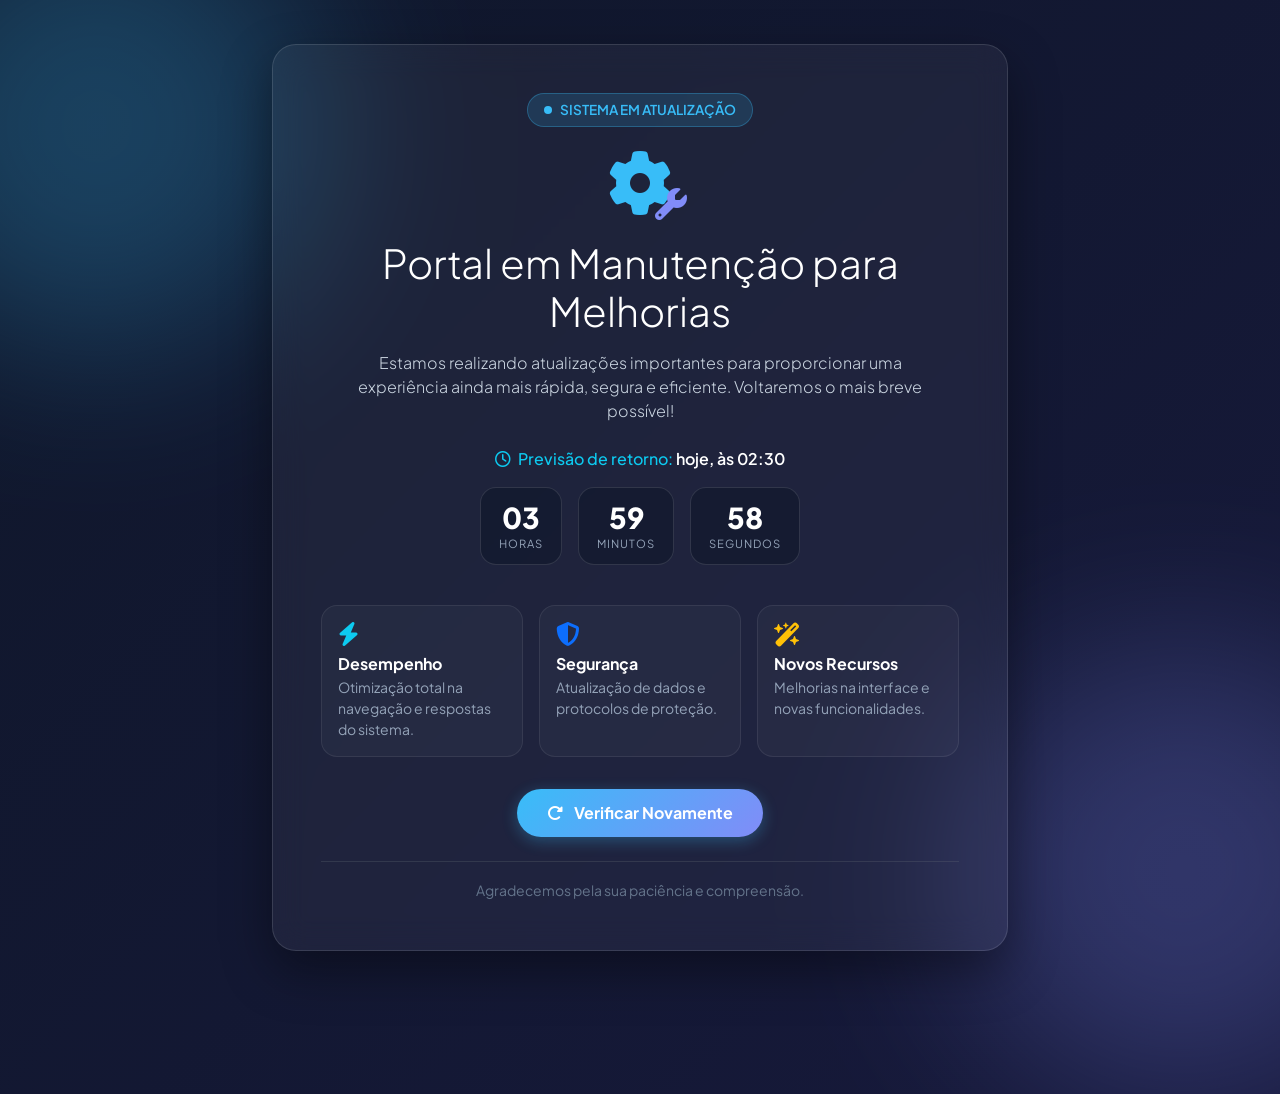
<file: index (MANUTENCAO).html>
<!DOCTYPE html>
<html lang="pt-BR">
<head>
    <meta charset="UTF-8">
    <meta name="viewport" content="width=device-width, initial-scale=1.0">
    <title>Portal em Manutenção | Voltaremos em breve</title>
    <!-- Bootstrap 5 CSS -->
    <link href="https://cdn.jsdelivr.net/npm/bootstrap@5.3.2/dist/css/bootstrap.min.css" rel="stylesheet">
    <!-- FontAwesome Icons -->
    <link rel="stylesheet" href="https://cdnjs.cloudflare.com/ajax/libs/font-awesome/6.4.2/css/all.min.css">
    <!-- Google Fonts -->
    <link href="https://fonts.googleapis.com/css2?family=Plus+Jakarta+Sans:wght@300;400;600;700;800&display=swap" rel="stylesheet">
    
    <style>
        :root {
            --bg-gradient: linear-gradient(135deg, #0f172a 0%, #1e1b4b 50%, #0f172a 100%);
            --accent-cyan: #38bdf8;
            --accent-purple: #818cf8;
            --glass-bg: rgba(255, 255, 255, 0.05);
            --glass-border: rgba(255, 255, 255, 0.12);
        }

        body {
            font-family: 'Plus Jakarta Sans', sans-serif;
            background: var(--bg-gradient);
            background-size: 400% 400%;
            animation: gradientBG 15s ease infinite;
            color: #f8fafc;
            min-height: 100vh;
            display: flex;
            align-items: center;
            justify-content: center;
            overflow-x: hidden;
            position: relative;
            margin: 0;
            padding: 20px 0;
        }

        @keyframes gradientBG {
            0% { background-position: 0% 50%; }
            50% { background-position: 100% 50%; }
            100% { background-position: 0% 50%; }
        }

        /* Animated Background Elements */
        .bg-glow {
            position: absolute;
            border-radius: 50%;
            filter: blur(90px);
            opacity: 0.25;
            z-index: 0;
            pointer-events: none;
        }
        .glow-1 {
            top: -10%;
            left: -10%;
            width: 450px;
            height: 450px;
            background: #38bdf8;
        }
        .glow-2 {
            bottom: -10%;
            right: -10%;
            width: 450px;
            height: 450px;
            background: #818cf8;
        }

        .main-card {
            background: var(--glass-bg);
            backdrop-filter: blur(16px);
            -webkit-backdrop-filter: blur(16px);
            border: 1px solid var(--glass-border);
            border-radius: 24px;
            box-shadow: 0 20px 50px rgba(0, 0, 0, 0.4);
            z-index: 1;
            overflow: hidden;
        }

        .badge-live {
            background: rgba(56, 189, 248, 0.15);
            border: 1px solid rgba(56, 189, 248, 0.3);
            color: var(--accent-cyan);
            font-size: 0.85rem;
            font-weight: 600;
            padding: 6px 16px;
            border-radius: 50px;
            display: inline-flex;
            align-items: center;
            gap: 8px;
        }

        .pulse-dot {
            width: 8px;
            height: 8px;
            background-color: var(--accent-cyan);
            border-radius: 50%;
            box-shadow: 0 0 0 0 rgba(56, 189, 248, 0.7);
            animation: pulse 1.8s infinite;
        }

        @keyframes pulse {
            0% { transform: scale(0.95); box-shadow: 0 0 0 0 rgba(56, 189, 248, 0.7); }
            70% { transform: scale(1); box-shadow: 0 0 0 10px rgba(56, 189, 248, 0); }
            100% { transform: scale(0.95); box-shadow: 0 0 0 0 rgba(56, 189, 248, 0); }
        }

        .gear-container {
            position: relative;
            display: inline-block;
            margin-bottom: 1.5rem;
        }

        .gear-main {
            font-size: 4rem;
            color: var(--accent-cyan);
            animation: spin 10s linear infinite;
        }

        .gear-sub {
            font-size: 2rem;
            color: var(--accent-purple);
            position: absolute;
            bottom: -5px;
            right: -15px;
            animation: spin-reverse 8s linear infinite;
        }

        @keyframes spin { 100% { transform: rotate(360deg); } }
        @keyframes spin-reverse { 100% { transform: rotate(-360deg); } }

        .timer-box {
            background: rgba(15, 23, 42, 0.6);
            border: 1px solid var(--glass-border);
            border-radius: 16px;
            padding: 12px 18px;
            min-width: 80px;
        }

        .timer-num {
            font-size: 1.8rem;
            font-weight: 800;
            color: #ffffff;
            line-height: 1.2;
        }

        .timer-label {
            font-size: 0.7rem;
            text-transform: uppercase;
            letter-spacing: 1px;
            color: #94a3b8;
        }

        .feature-card {
            background: rgba(255, 255, 255, 0.03);
            border: 1px solid rgba(255, 255, 255, 0.08);
            border-radius: 16px;
            padding: 16px;
            transition: all 0.3s ease;
        }

        .feature-card:hover {
            background: rgba(255, 255, 255, 0.06);
            transform: translateY(-3px);
        }

        .btn-check-status {
            background: linear-gradient(135deg, var(--accent-cyan), var(--accent-purple));
            border: none;
            color: #fff;
            font-weight: 700;
            padding: 12px 30px;
            border-radius: 50px;
            transition: all 0.3s ease;
            box-shadow: 0 4px 15px rgba(56, 189, 248, 0.3);
        }

        .btn-check-status:hover {
            transform: translateY(-2px);
            box-shadow: 0 6px 20px rgba(56, 189, 248, 0.5);
            color: #fff;
        }
    </style>
</head>
<body>

    <div class="bg-glow glow-1"></div>
    <div class="bg-glow glow-2"></div>

    <div class="container position-relative my-4" style="z-index: 2;">
        <div class="row justify-content-center">
            <div class="col-lg-8 col-md-10">
                <div class="main-card p-4 p-md-5 text-center">
                    
                    <!-- Badge de Status -->
                    <div class="mb-4">
                        <span class="badge-live">
                            <span class="pulse-dot"></span>
                            SISTEMA EM ATUALIZAÇÃO
                        </span>
                    </div>

                    <!-- Ícone Animado -->
                    <div class="gear-container">
                        <i class="fa-solid fa-gear gear-main"></i>
                        <i class="fa-solid fa-wrench gear-sub"></i>
                    </div>

                    <!-- Título Principal -->
                    <h1 class="fw-extrabold display-6 mb-3 text-white">
                        Portal em Manutenção para Melhorias
                    </h1>
                    
                    <p class="text-slate-300 lead fs-6 mb-4 mx-auto" style="max-width: 600px; color: #cbd5e1;">
                        Estamos realizando atualizações importantes para proporcionar uma experiência ainda mais rápida, segura e eficiente. Voltaremos o mais breve possível!
                    </p>

                    <!-- Cronômetro de 4 Horas -->
                    <div class="mb-4">
                        <p class="mb-3 text-slate-300 fs-6 fw-medium text-info">
                            <i class="fa-regular fa-clock me-1"></i> Previsão de retorno: <span id="previsao-texto" class="text-white fw-semibold">Carregando...</span>
                        </p>
                        
                        <div class="d-flex justify-content-center gap-2 gap-sm-3">
                            <div class="timer-box">
                                <div id="hours" class="timer-num">04</div>
                                <div class="timer-label">Horas</div>
                            </div>
                            <div class="timer-box">
                                <div id="minutes" class="timer-num">00</div>
                                <div class="timer-label">Minutos</div>
                            </div>
                            <div class="timer-box">
                                <div id="seconds" class="timer-num">00</div>
                                <div class="timer-label">Segundos</div>
                            </div>
                        </div>
                    </div>

                    <!-- Cards de Destaque / Melhorias -->
                    <div class="row g-3 text-start my-4">
                        <div class="col-md-4">
                            <div class="feature-card h-100">
                                <i class="fa-solid fa-bolt text-info fs-4 mb-2"></i>
                                <h6 class="text-white mb-1 fw-bold">Desempenho</h6>
                                <p class="small text-muted mb-0" style="color: #94a3b8 !important;">Otimização total na navegação e respostas do sistema.</p>
                            </div>
                        </div>
                        <div class="col-md-4">
                            <div class="feature-card h-100">
                                <i class="fa-solid fa-shield-halved text-primary fs-4 mb-2"></i>
                                <h6 class="text-white mb-1 fw-bold">Segurança</h6>
                                <p class="small text-muted mb-0" style="color: #94a3b8 !important;">Atualização de dados e protocolos de proteção.</p>
                            </div>
                        </div>
                        <div class="col-md-4">
                            <div class="feature-card h-100">
                                <i class="fa-solid fa-wand-magic-sparkles text-warning fs-4 mb-2"></i>
                                <h6 class="text-white mb-1 fw-bold">Novos Recursos</h6>
                                <p class="small text-muted mb-0" style="color: #94a3b8 !important;">Melhorias na interface e novas funcionalidades.</p>
                            </div>
                        </div>
                    </div>

                    <!-- Botão para tentar recarregar -->
                    <div class="pt-2">
                        <button onclick="verificarStatus()" class="btn btn-check-status">
                            <i class="fa-solid fa-rotate-right me-2" id="reload-icon"></i>
                            Verificar Novamente
                        </button>
                    </div>

                    <!-- Rodapé do Card -->
                    <div class="mt-4 pt-3 border-top border-secondary border-opacity-25">
                        <small class="text-muted" style="color: #64748b !important;">
                            Agradecemos pela sua paciência e compreensão.
                        </small>
                    </div>

                </div>
            </div>
        </div>
    </div>

    <!-- Script da Contagem de 4 Horas -->
    <script>
        // Define o tempo total da manutenção (4 horas em milissegundos)
        const QUATRO_HORAS = 4 * 60 * 60 * 1000;

        // Recupera o horário final do localStorage para manter a contagem consistente ao recarregar
        let targetTime = localStorage.getItem('manutencao_target_time');

        if (!targetTime || new Date().getTime() > parseInt(targetTime)) {
            targetTime = new Date().getTime() + QUATRO_HORAS;
            localStorage.setItem('manutencao_target_time', targetTime);
        } else {
            targetTime = parseInt(targetTime);
        }

        // Exibe a hora prevista de retorno no texto
        const dataRetorno = new Date(targetTime);
        const horaFormatada = dataRetorno.toLocaleTimeString('pt-BR', { hour: '2-digit', minute: '2-digit' });
        document.getElementById('previsao-texto').innerText = `hoje, às ${horaFormatada}`;

        function updateCountdown() {
            const now = new Date().getTime();
            const difference = targetTime - now;

            if (difference <= 0) {
                document.getElementById("hours").innerText = "00";
                document.getElementById("minutes").innerText = "00";
                document.getElementById("seconds").innerText = "00";
                document.getElementById("previsao-texto").innerText = "A qualquer momento!";
                return;
            }

            const hours = Math.floor((difference % (1000 * 60 * 60 * 24)) / (1000 * 60 * 60));
            const minutes = Math.floor((difference % (1000 * 60 * 60)) / (1000 * 60));
            const seconds = Math.floor((difference % (1000 * 60)) / 1000);

            document.getElementById("hours").innerText = String(hours).padStart(2, '0');
            document.getElementById("minutes").innerText = String(minutes).padStart(2, '0');
            document.getElementById("seconds").innerText = String(seconds).padStart(2, '0');
        }

        updateCountdown();
        setInterval(updateCountdown, 1000);

        function verificarStatus() {
            const icon = document.getElementById('reload-icon');
            icon.classList.add('fa-spin');
            setTimeout(() => {
                location.reload();
            }, 800);
        }
    </script>
</body>
</html>
</file>
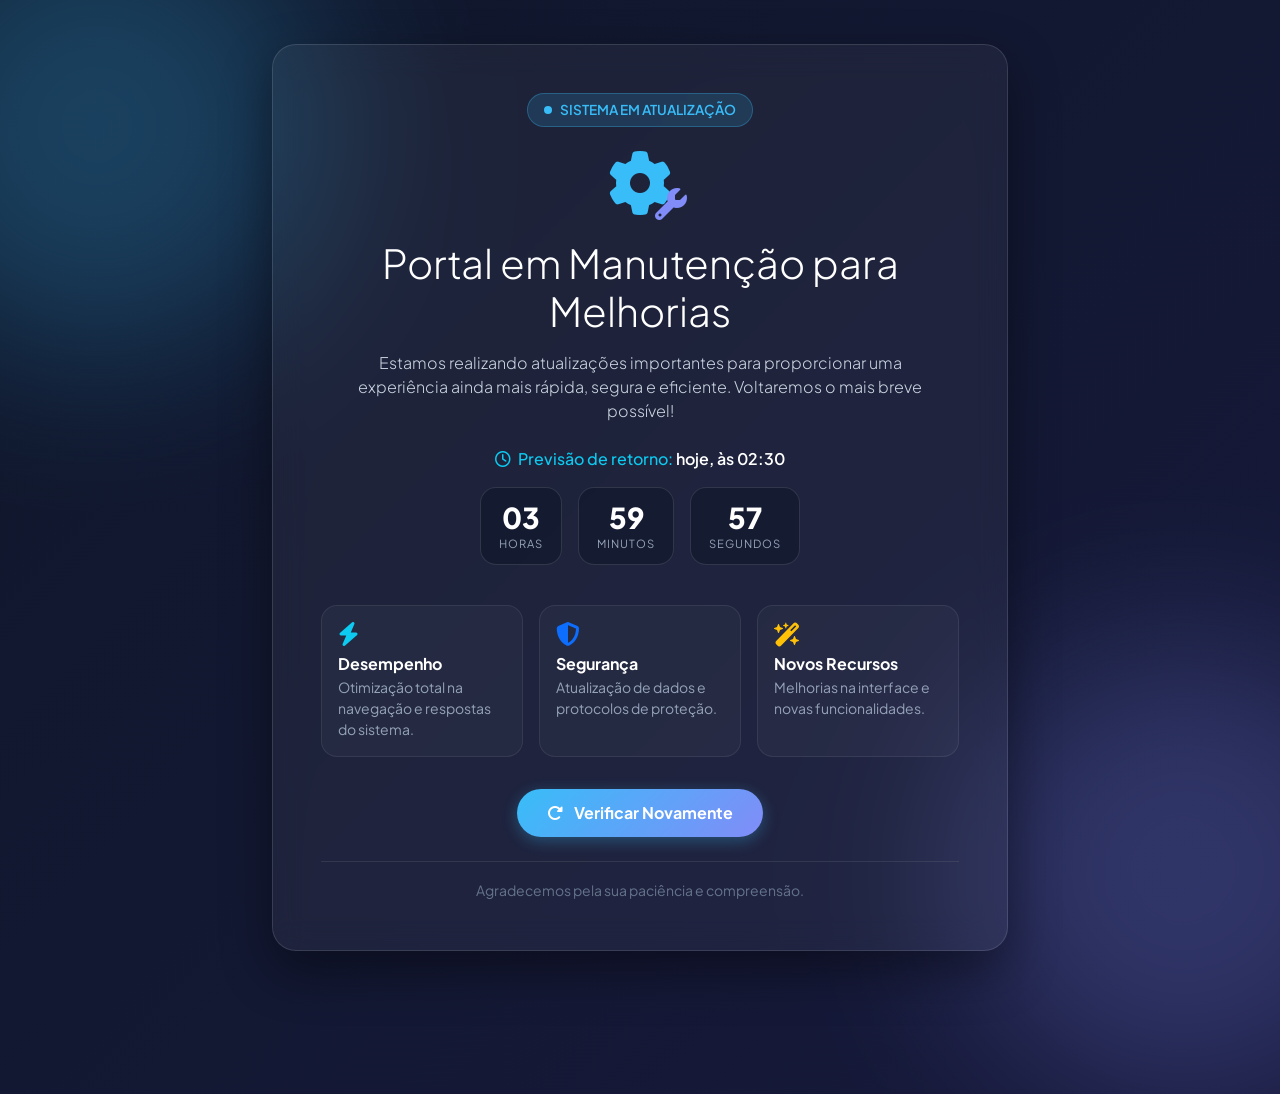
<file: index - AVISO DE MANUTENÇÃO.html>
<!DOCTYPE html>
<html lang="pt-BR">
<head>
    <meta charset="UTF-8">
    <meta name="viewport" content="width=device-width, initial-scale=1.0">
    <title>Portal em Manutenção | Voltaremos em breve</title>
    <!-- Bootstrap 5 CSS -->
    <link href="https://cdn.jsdelivr.net/npm/bootstrap@5.3.2/dist/css/bootstrap.min.css" rel="stylesheet">
    <!-- FontAwesome Icons -->
    <link rel="stylesheet" href="https://cdnjs.cloudflare.com/ajax/libs/font-awesome/6.4.2/css/all.min.css">
    <!-- Google Fonts -->
    <link href="https://fonts.googleapis.com/css2?family=Plus+Jakarta+Sans:wght@300;400;600;700;800&display=swap" rel="stylesheet">
    
    <style>
        :root {
            --bg-gradient: linear-gradient(135deg, #0f172a 0%, #1e1b4b 50%, #0f172a 100%);
            --accent-cyan: #38bdf8;
            --accent-purple: #818cf8;
            --glass-bg: rgba(255, 255, 255, 0.05);
            --glass-border: rgba(255, 255, 255, 0.12);
        }

        body {
            font-family: 'Plus Jakarta Sans', sans-serif;
            background: var(--bg-gradient);
            background-size: 400% 400%;
            animation: gradientBG 15s ease infinite;
            color: #f8fafc;
            min-height: 100vh;
            display: flex;
            align-items: center;
            justify-content: center;
            overflow-x: hidden;
            position: relative;
            margin: 0;
            padding: 20px 0;
        }

        @keyframes gradientBG {
            0% { background-position: 0% 50%; }
            50% { background-position: 100% 50%; }
            100% { background-position: 0% 50%; }
        }

        /* Animated Background Elements */
        .bg-glow {
            position: absolute;
            border-radius: 50%;
            filter: blur(90px);
            opacity: 0.25;
            z-index: 0;
            pointer-events: none;
        }
        .glow-1 {
            top: -10%;
            left: -10%;
            width: 450px;
            height: 450px;
            background: #38bdf8;
        }
        .glow-2 {
            bottom: -10%;
            right: -10%;
            width: 450px;
            height: 450px;
            background: #818cf8;
        }

        .main-card {
            background: var(--glass-bg);
            backdrop-filter: blur(16px);
            -webkit-backdrop-filter: blur(16px);
            border: 1px solid var(--glass-border);
            border-radius: 24px;
            box-shadow: 0 20px 50px rgba(0, 0, 0, 0.4);
            z-index: 1;
            overflow: hidden;
        }

        .badge-live {
            background: rgba(56, 189, 248, 0.15);
            border: 1px solid rgba(56, 189, 248, 0.3);
            color: var(--accent-cyan);
            font-size: 0.85rem;
            font-weight: 600;
            padding: 6px 16px;
            border-radius: 50px;
            display: inline-flex;
            align-items: center;
            gap: 8px;
        }

        .pulse-dot {
            width: 8px;
            height: 8px;
            background-color: var(--accent-cyan);
            border-radius: 50%;
            box-shadow: 0 0 0 0 rgba(56, 189, 248, 0.7);
            animation: pulse 1.8s infinite;
        }

        @keyframes pulse {
            0% { transform: scale(0.95); box-shadow: 0 0 0 0 rgba(56, 189, 248, 0.7); }
            70% { transform: scale(1); box-shadow: 0 0 0 10px rgba(56, 189, 248, 0); }
            100% { transform: scale(0.95); box-shadow: 0 0 0 0 rgba(56, 189, 248, 0); }
        }

        .gear-container {
            position: relative;
            display: inline-block;
            margin-bottom: 1.5rem;
        }

        .gear-main {
            font-size: 4rem;
            color: var(--accent-cyan);
            animation: spin 10s linear infinite;
        }

        .gear-sub {
            font-size: 2rem;
            color: var(--accent-purple);
            position: absolute;
            bottom: -5px;
            right: -15px;
            animation: spin-reverse 8s linear infinite;
        }

        @keyframes spin { 100% { transform: rotate(360deg); } }
        @keyframes spin-reverse { 100% { transform: rotate(-360deg); } }

        .timer-box {
            background: rgba(15, 23, 42, 0.6);
            border: 1px solid var(--glass-border);
            border-radius: 16px;
            padding: 12px 18px;
            min-width: 80px;
        }

        .timer-num {
            font-size: 1.8rem;
            font-weight: 800;
            color: #ffffff;
            line-height: 1.2;
        }

        .timer-label {
            font-size: 0.7rem;
            text-transform: uppercase;
            letter-spacing: 1px;
            color: #94a3b8;
        }

        .feature-card {
            background: rgba(255, 255, 255, 0.03);
            border: 1px solid rgba(255, 255, 255, 0.08);
            border-radius: 16px;
            padding: 16px;
            transition: all 0.3s ease;
        }

        .feature-card:hover {
            background: rgba(255, 255, 255, 0.06);
            transform: translateY(-3px);
        }

        .btn-check-status {
            background: linear-gradient(135deg, var(--accent-cyan), var(--accent-purple));
            border: none;
            color: #fff;
            font-weight: 700;
            padding: 12px 30px;
            border-radius: 50px;
            transition: all 0.3s ease;
            box-shadow: 0 4px 15px rgba(56, 189, 248, 0.3);
        }

        .btn-check-status:hover {
            transform: translateY(-2px);
            box-shadow: 0 6px 20px rgba(56, 189, 248, 0.5);
            color: #fff;
        }
    </style>
</head>
<body>

    <div class="bg-glow glow-1"></div>
    <div class="bg-glow glow-2"></div>

    <div class="container position-relative my-4" style="z-index: 2;">
        <div class="row justify-content-center">
            <div class="col-lg-8 col-md-10">
                <div class="main-card p-4 p-md-5 text-center">
                    
                    <!-- Badge de Status -->
                    <div class="mb-4">
                        <span class="badge-live">
                            <span class="pulse-dot"></span>
                            SISTEMA EM ATUALIZAÇÃO
                        </span>
                    </div>

                    <!-- Ícone Animado -->
                    <div class="gear-container">
                        <i class="fa-solid fa-gear gear-main"></i>
                        <i class="fa-solid fa-wrench gear-sub"></i>
                    </div>

                    <!-- Título Principal -->
                    <h1 class="fw-extrabold display-6 mb-3 text-white">
                        Portal em Manutenção para Melhorias
                    </h1>
                    
                    <p class="text-slate-300 lead fs-6 mb-4 mx-auto" style="max-width: 600px; color: #cbd5e1;">
                        Estamos realizando atualizações importantes para proporcionar uma experiência ainda mais rápida, segura e eficiente. Voltaremos o mais breve possível!
                    </p>

                    <!-- Cronômetro de 4 Horas -->
                    <div class="mb-4">
                        <p class="mb-3 text-slate-300 fs-6 fw-medium text-info">
                            <i class="fa-regular fa-clock me-1"></i> Previsão de retorno: <span id="previsao-texto" class="text-white fw-semibold">Carregando...</span>
                        </p>
                        
                        <div class="d-flex justify-content-center gap-2 gap-sm-3">
                            <div class="timer-box">
                                <div id="hours" class="timer-num">04</div>
                                <div class="timer-label">Horas</div>
                            </div>
                            <div class="timer-box">
                                <div id="minutes" class="timer-num">00</div>
                                <div class="timer-label">Minutos</div>
                            </div>
                            <div class="timer-box">
                                <div id="seconds" class="timer-num">00</div>
                                <div class="timer-label">Segundos</div>
                            </div>
                        </div>
                    </div>

                    <!-- Cards de Destaque / Melhorias -->
                    <div class="row g-3 text-start my-4">
                        <div class="col-md-4">
                            <div class="feature-card h-100">
                                <i class="fa-solid fa-bolt text-info fs-4 mb-2"></i>
                                <h6 class="text-white mb-1 fw-bold">Desempenho</h6>
                                <p class="small text-muted mb-0" style="color: #94a3b8 !important;">Otimização total na navegação e respostas do sistema.</p>
                            </div>
                        </div>
                        <div class="col-md-4">
                            <div class="feature-card h-100">
                                <i class="fa-solid fa-shield-halved text-primary fs-4 mb-2"></i>
                                <h6 class="text-white mb-1 fw-bold">Segurança</h6>
                                <p class="small text-muted mb-0" style="color: #94a3b8 !important;">Atualização de dados e protocolos de proteção.</p>
                            </div>
                        </div>
                        <div class="col-md-4">
                            <div class="feature-card h-100">
                                <i class="fa-solid fa-wand-magic-sparkles text-warning fs-4 mb-2"></i>
                                <h6 class="text-white mb-1 fw-bold">Novos Recursos</h6>
                                <p class="small text-muted mb-0" style="color: #94a3b8 !important;">Melhorias na interface e novas funcionalidades.</p>
                            </div>
                        </div>
                    </div>

                    <!-- Botão para tentar recarregar -->
                    <div class="pt-2">
                        <button onclick="verificarStatus()" class="btn btn-check-status">
                            <i class="fa-solid fa-rotate-right me-2" id="reload-icon"></i>
                            Verificar Novamente
                        </button>
                    </div>

                    <!-- Rodapé do Card -->
                    <div class="mt-4 pt-3 border-top border-secondary border-opacity-25">
                        <small class="text-muted" style="color: #64748b !important;">
                            Agradecemos pela sua paciência e compreensão.
                        </small>
                    </div>

                </div>
            </div>
        </div>
    </div>

    <!-- Script da Contagem de 4 Horas -->
    <script>
        // Define o tempo total da manutenção (4 horas em milissegundos)
        const QUATRO_HORAS = 4 * 60 * 60 * 1000;

        // Recupera o horário final do localStorage para manter a contagem consistente ao recarregar
        let targetTime = localStorage.getItem('manutencao_target_time');

        if (!targetTime || new Date().getTime() > parseInt(targetTime)) {
            targetTime = new Date().getTime() + QUATRO_HORAS;
            localStorage.setItem('manutencao_target_time', targetTime);
        } else {
            targetTime = parseInt(targetTime);
        }

        // Exibe a hora prevista de retorno no texto
        const dataRetorno = new Date(targetTime);
        const horaFormatada = dataRetorno.toLocaleTimeString('pt-BR', { hour: '2-digit', minute: '2-digit' });
        document.getElementById('previsao-texto').innerText = `hoje, às ${horaFormatada}`;

        function updateCountdown() {
            const now = new Date().getTime();
            const difference = targetTime - now;

            if (difference <= 0) {
                document.getElementById("hours").innerText = "00";
                document.getElementById("minutes").innerText = "00";
                document.getElementById("seconds").innerText = "00";
                document.getElementById("previsao-texto").innerText = "A qualquer momento!";
                return;
            }

            const hours = Math.floor((difference % (1000 * 60 * 60 * 24)) / (1000 * 60 * 60));
            const minutes = Math.floor((difference % (1000 * 60 * 60)) / (1000 * 60));
            const seconds = Math.floor((difference % (1000 * 60)) / 1000);

            document.getElementById("hours").innerText = String(hours).padStart(2, '0');
            document.getElementById("minutes").innerText = String(minutes).padStart(2, '0');
            document.getElementById("seconds").innerText = String(seconds).padStart(2, '0');
        }

        updateCountdown();
        setInterval(updateCountdown, 1000);

        function verificarStatus() {
            const icon = document.getElementById('reload-icon');
            icon.classList.add('fa-spin');
            setTimeout(() => {
                location.reload();
            }, 800);
        }
    </script>
</body>
</html>
</file>
